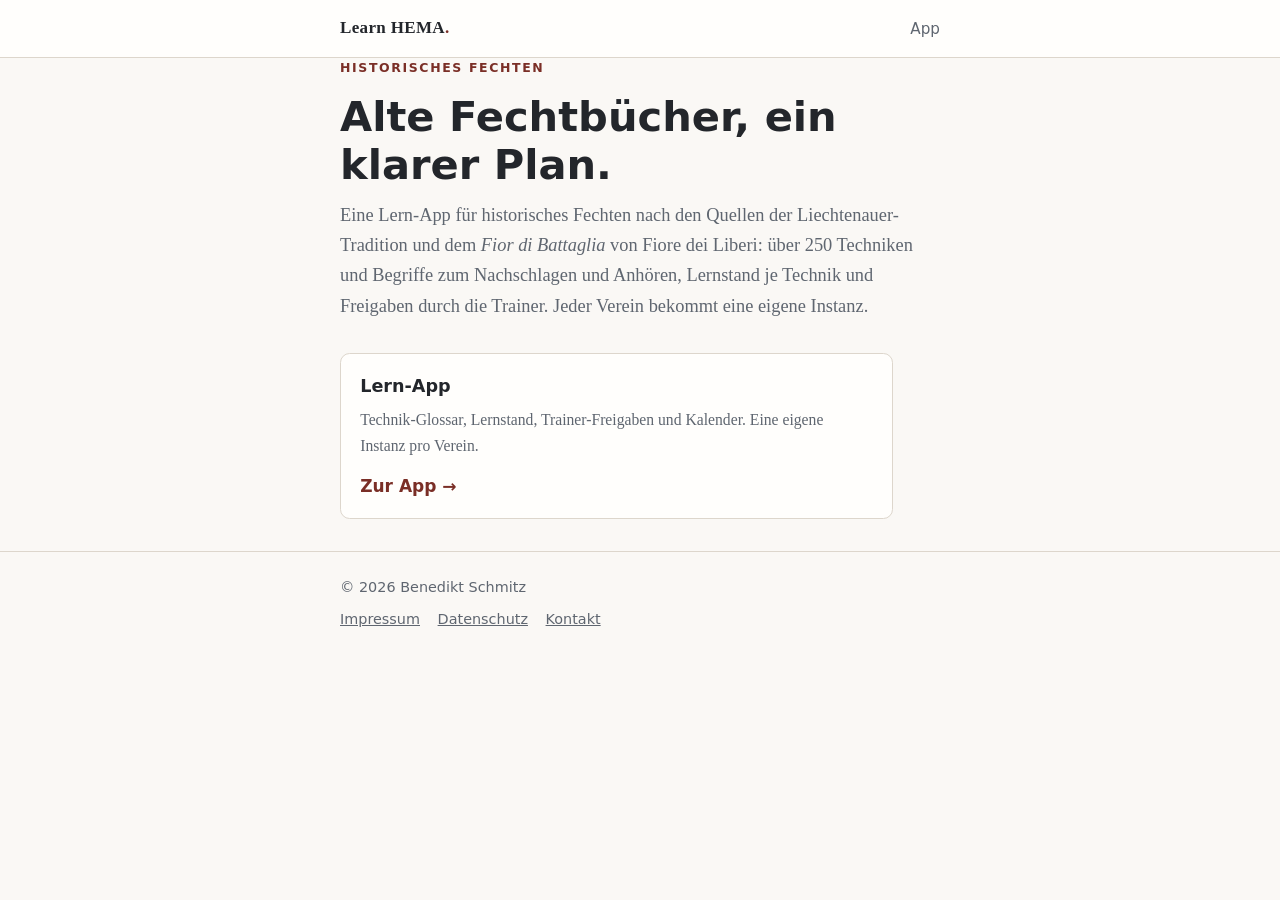
<file: public/index.html>
<!doctype html>
<html lang="de">
<head>
<meta charset="utf-8">
<meta name="viewport" content="width=device-width, initial-scale=1">
<title>Learn HEMA – Historisches Fechten</title>
<meta name="description" content="Historisches Fechten nach Liechtenauer und Fiore dei Liberi: eine Lern-App für Vereine mit Technik-Glossar, Lernstand und Trainer-Freigaben.">
<meta name="theme-color" content="#1b1f24">
<link rel="stylesheet" href="style.css">
</head>
<body>
<header class="site-header">
  <div class="wrap">
    <a class="brand" href="index.html">Learn HEMA<span>.</span></a>
    <nav aria-label="Hauptnavigation">
      <ul>
        <li><a href="app.html">App</a></li>
      </ul>
    </nav>
  </div>
</header>

<main class="wrap">
  <p class="kicker">Historisches Fechten</p>
  <h1>Alte Fechtbücher, ein klarer Plan.</h1>
  <p class="lede">
    Eine Lern-App für historisches Fechten nach den Quellen der Liechtenauer-Tradition und dem
    <em>Fior di Battaglia</em> von Fiore dei Liberi: über 250 Techniken und Begriffe zum Nachschlagen
    und Anhören, Lernstand je Technik und Freigaben durch die Trainer. Jeder Verein bekommt eine
    eigene Instanz.
  </p>

  <ul class="cards">
    <li>
      <h2>Lern-App</h2>
      <p>Technik-Glossar, Lernstand, Trainer-Freigaben und Kalender. Eine eigene Instanz pro Verein.</p>
      <a href="app.html">Zur App →</a>
    </li>
  </ul>

</main>

<footer class="site-footer">
  <div class="wrap">
    <div>© <span id="jahr">2026</span> Benedikt Schmitz</div>
    <ul>
      <li><a href="impressum.html">Impressum</a></li>
      <li><a href="datenschutz.html">Datenschutz</a></li>
      <li><a href="mailto:learn-hema@mailbox.org">Kontakt</a></li>
    </ul>
  </div>
</footer>
</body>
</html>
</file>
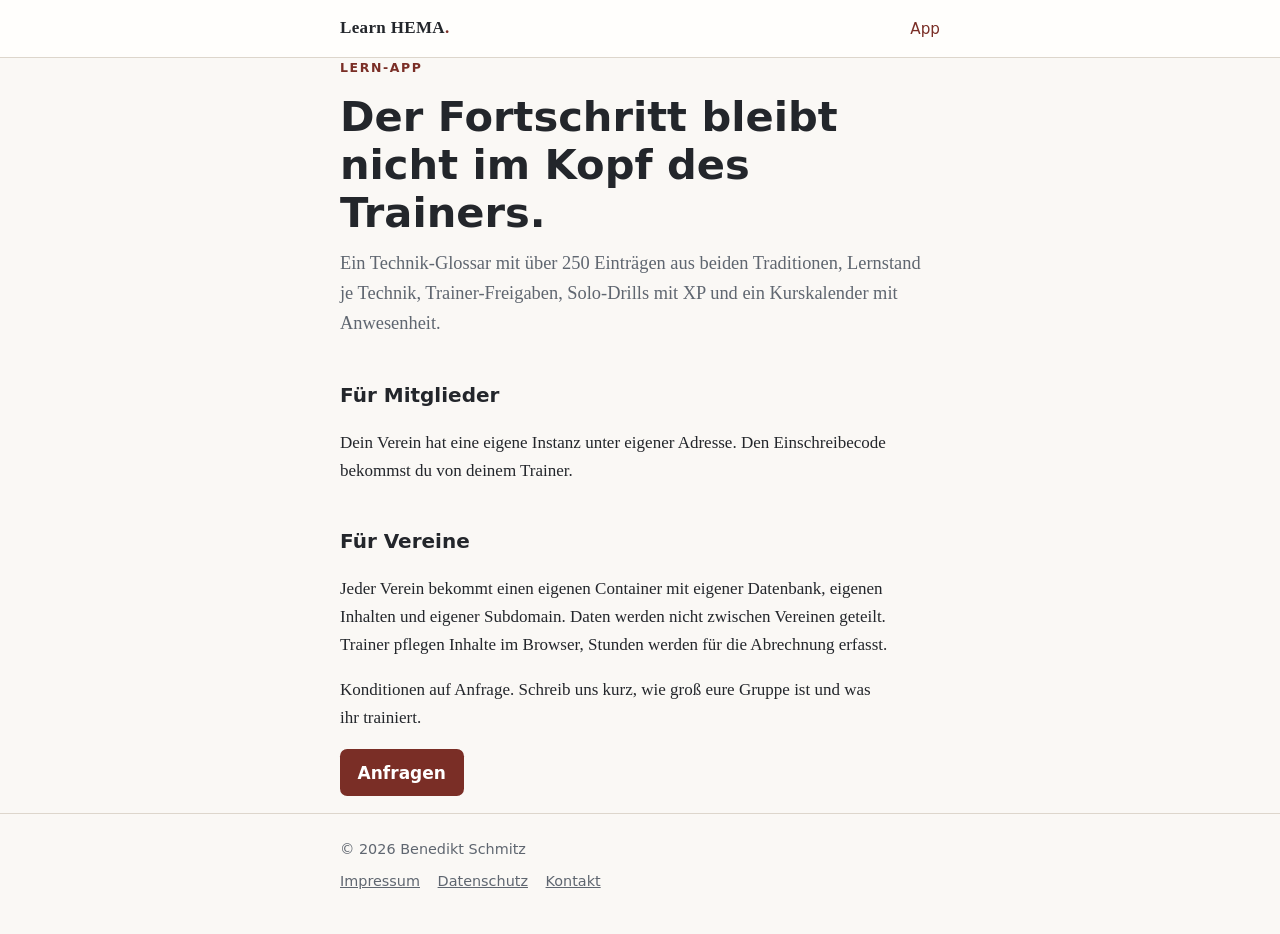
<file: public/app.html>
<!doctype html>
<html lang="de">
<head>
<meta charset="utf-8">
<meta name="viewport" content="width=device-width, initial-scale=1">
<title>Lern-App – Learn HEMA</title>
<meta name="description" content="Lern-App für historisches Fechten: Technik-Glossar, Lernstand, Trainer-Freigaben, Kalender. Eine Instanz pro Verein.">
<meta name="theme-color" content="#1b1f24">
<link rel="stylesheet" href="style.css">
</head>
<body>
<header class="site-header">
  <div class="wrap">
    <a class="brand" href="index.html">Learn HEMA<span>.</span></a>
    <nav aria-label="Hauptnavigation">
      <ul>
        <li><a href="app.html" aria-current="page">App</a></li>
      </ul>
    </nav>
  </div>
</header>

<main class="wrap">
  <p class="kicker">Lern-App</p>
  <h1>Der Fortschritt bleibt nicht im Kopf des Trainers.</h1>
  <p class="lede">
    Ein Technik-Glossar mit über 250 Einträgen aus beiden Traditionen, Lernstand je Technik,
    Trainer-Freigaben, Solo-Drills mit XP und ein Kurskalender mit Anwesenheit.
  </p>

  <h2>Für Mitglieder</h2>
  <p>Dein Verein hat eine eigene Instanz unter eigener Adresse. Den Einschreibecode bekommst du von deinem Trainer.</p>
  <!-- VEREINE: Liste erst einblenden, wenn ein Verein der Nennung zugestimmt hat.
  <ul>
    <li><a href="https://VEREIN.learn-hema.de">Vereinsname</a></li>
  </ul>
  -->

  <h2>Für Vereine</h2>
  <p>
    Jeder Verein bekommt einen eigenen Container mit eigener Datenbank, eigenen Inhalten und
    eigener Subdomain. Daten werden nicht zwischen Vereinen geteilt. Trainer pflegen Inhalte im
    Browser, Stunden werden für die Abrechnung erfasst.
  </p>
  <p>Konditionen auf Anfrage. Schreib uns kurz, wie groß eure Gruppe ist und was ihr trainiert.</p>
  <p><a class="btn" href="mailto:learn-hema@mailbox.org?subject=Lern-App%20für%20unseren%20Verein">Anfragen</a></p>
</main>

<footer class="site-footer">
  <div class="wrap">
    <div>© 2026 Benedikt Schmitz</div>
    <ul>
      <li><a href="impressum.html">Impressum</a></li>
      <li><a href="datenschutz.html">Datenschutz</a></li>
      <li><a href="mailto:learn-hema@mailbox.org">Kontakt</a></li>
    </ul>
  </div>
</footer>
</body>
</html>
</file>
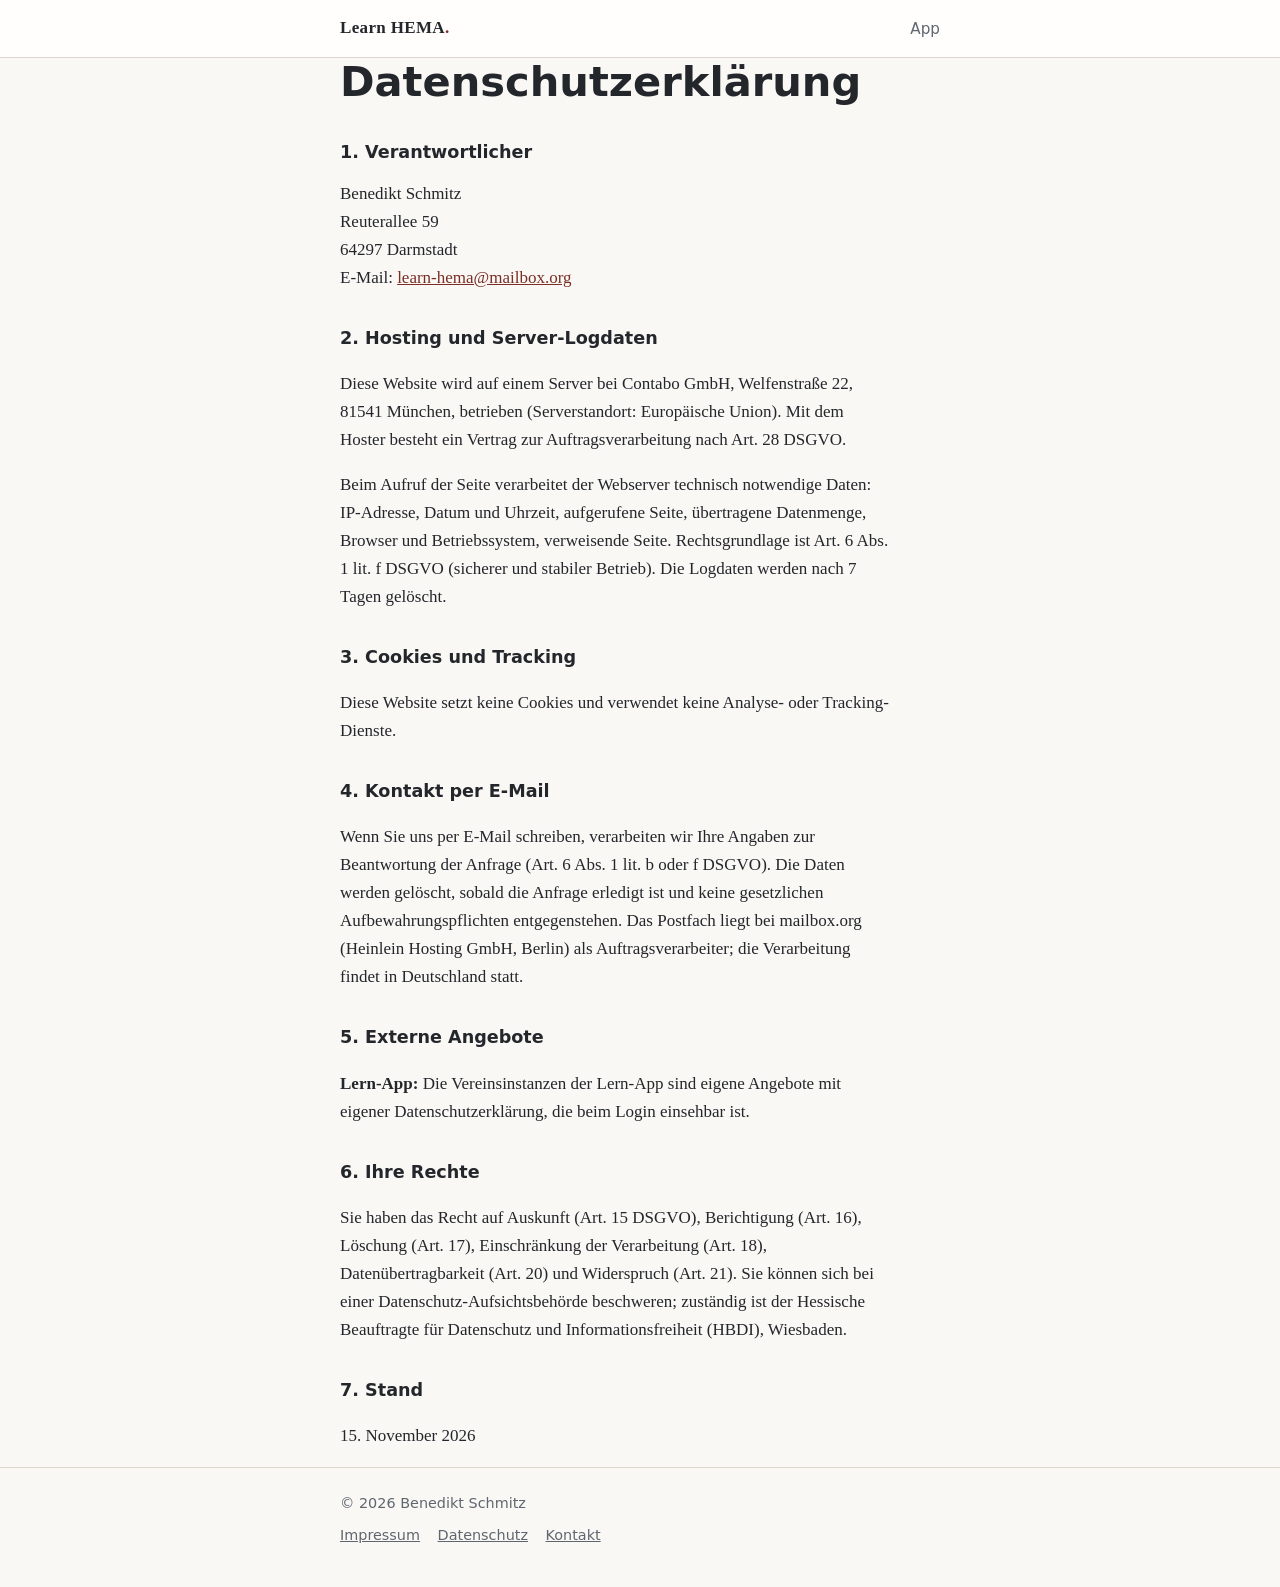
<file: public/datenschutz.html>
<!doctype html>
<html lang="de">
<head>
<meta charset="utf-8">
<meta name="viewport" content="width=device-width, initial-scale=1">
<title>Datenschutz – Learn HEMA</title>
<meta name="robots" content="noindex">
<link rel="stylesheet" href="style.css">
</head>
<body>
<header class="site-header">
  <div class="wrap">
    <a class="brand" href="index.html">Learn HEMA<span>.</span></a>
    <nav aria-label="Hauptnavigation">
      <ul>
        <li><a href="app.html">App</a></li>
      </ul>
    </nav>
  </div>
</header>

<main class="wrap legal">
  <h1>Datenschutzerklärung</h1>

  <h2>1. Verantwortlicher</h2>
  <address>
    Benedikt Schmitz<br>
    Reuterallee 59<br>
    64297 Darmstadt<br>
    E-Mail: <a href="mailto:learn-hema@mailbox.org">learn-hema@mailbox.org</a>
  </address>

  <h2>2. Hosting und Server-Logdaten</h2>
  <p>
    Diese Website wird auf einem Server bei Contabo GmbH, Welfenstraße 22, 81541 München, betrieben
    (Serverstandort: Europäische Union). Mit dem Hoster besteht ein Vertrag zur Auftragsverarbeitung
    nach Art. 28 DSGVO.
  </p>
  <p>
    Beim Aufruf der Seite verarbeitet der Webserver technisch notwendige Daten: IP-Adresse,
    Datum und Uhrzeit, aufgerufene Seite, übertragene Datenmenge, Browser und Betriebssystem,
    verweisende Seite. Rechtsgrundlage ist Art. 6 Abs. 1 lit. f DSGVO (sicherer und stabiler
    Betrieb). Die Logdaten werden nach 7 Tagen gelöscht.
  </p>

  <h2>3. Cookies und Tracking</h2>
  <p>Diese Website setzt keine Cookies und verwendet keine Analyse- oder Tracking-Dienste.</p>

  <h2>4. Kontakt per E-Mail</h2>
  <p>
    Wenn Sie uns per E-Mail schreiben, verarbeiten wir Ihre Angaben zur Beantwortung der Anfrage
    (Art. 6 Abs. 1 lit. b oder f DSGVO). Die Daten werden gelöscht, sobald die Anfrage erledigt
    ist und keine gesetzlichen Aufbewahrungspflichten entgegenstehen. Das Postfach liegt bei
    mailbox.org (Heinlein Hosting GmbH, Berlin) als Auftragsverarbeiter; die Verarbeitung findet
    in Deutschland statt.
  </p>

  <h2>5. Externe Angebote</h2>
  <!-- SHOP: einblenden, sobald der Shop läuft.
  <p>
    <strong>Shop:</strong> Der verlinkte Shop unter shop.learn-hema.de wird von der sprd.net AG,
    Gießerstraße 27, 04229 Leipzig, betrieben. Für die Datenverarbeitung dort ist die sprd.net AG
    verantwortlich; es gilt deren Datenschutzerklärung. Beim Klick auf den Link werden Daten
    erst an Spreadshirt übertragen, wenn Sie die Shop-Seite aufrufen.
  </p>
  -->
  <p>
    <strong>Lern-App:</strong> Die Vereinsinstanzen der Lern-App sind eigene Angebote mit eigener
    Datenschutzerklärung, die beim Login einsehbar ist.
  </p>
  <!-- KURSE: einblenden, wenn die Kurse wieder auf der Seite sind.
  <p>
    <strong>Kursunterlagen:</strong> Das Liechtenauer-Curriculum liegt auf GitHub Pages
    (GitHub Inc., USA). Beim Aufruf dieses Links gilt die Datenschutzerklärung von GitHub.
  </p>
  -->

  <h2>6. Ihre Rechte</h2>
  <p>
    Sie haben das Recht auf Auskunft (Art. 15 DSGVO), Berichtigung (Art. 16), Löschung (Art. 17),
    Einschränkung der Verarbeitung (Art. 18), Datenübertragbarkeit (Art. 20) und Widerspruch
    (Art. 21). Sie können sich bei einer Datenschutz-Aufsichtsbehörde beschweren; zuständig ist
    der Hessische Beauftragte für Datenschutz und Informationsfreiheit (HBDI), Wiesbaden.
  </p>

  <h2>7. Stand</h2>
  <p>15. November 2026</p>
</main>

<footer class="site-footer">
  <div class="wrap">
    <div>© 2026 Benedikt Schmitz</div>
    <ul>
      <li><a href="impressum.html">Impressum</a></li>
      <li><a href="datenschutz.html" aria-current="page">Datenschutz</a></li>
      <li><a href="mailto:learn-hema@mailbox.org">Kontakt</a></li>
    </ul>
  </div>
</footer>
</body>
</html>
</file>
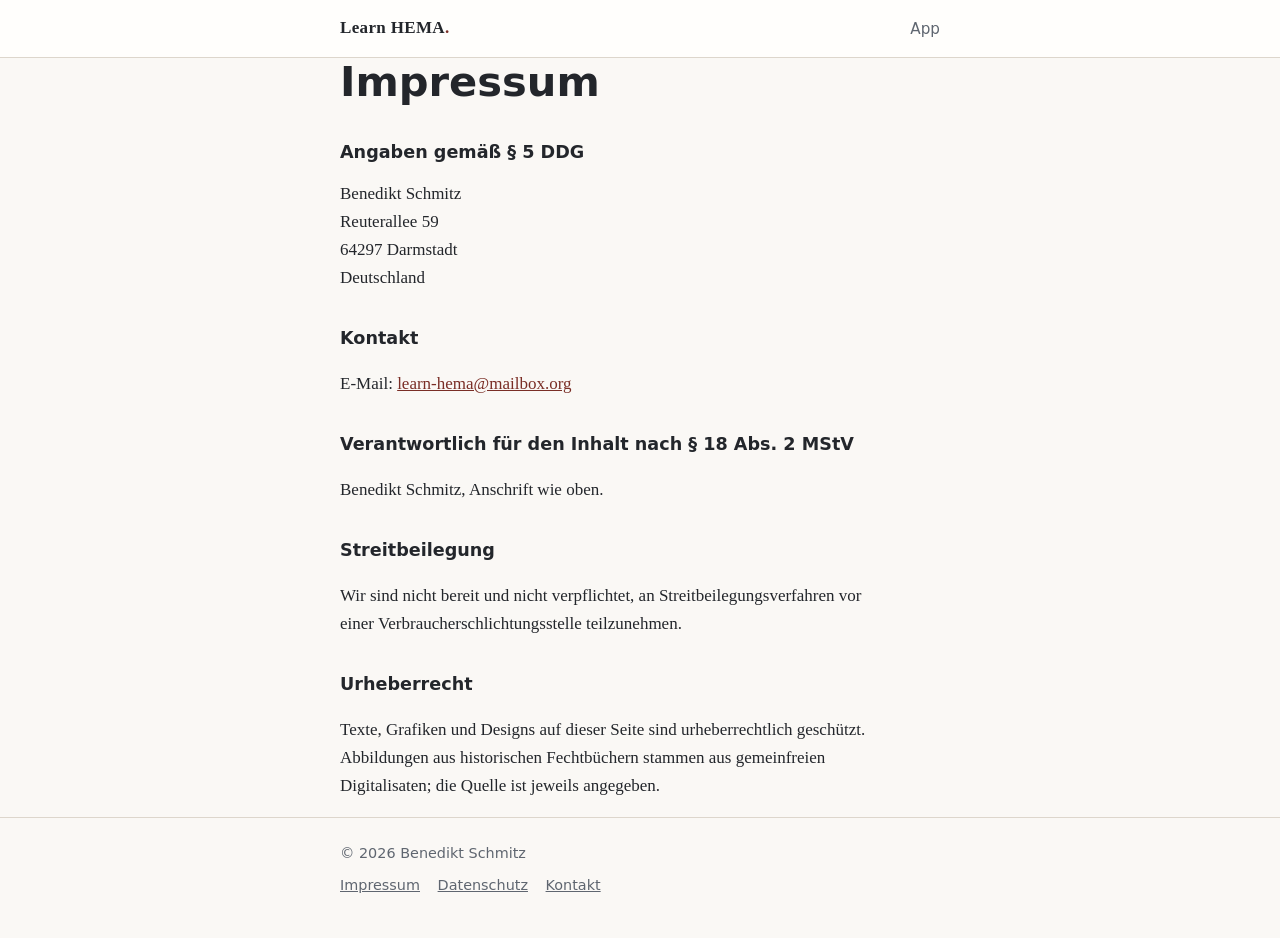
<file: public/impressum.html>
<!doctype html>
<html lang="de">
<head>
<meta charset="utf-8">
<meta name="viewport" content="width=device-width, initial-scale=1">
<title>Impressum – Learn HEMA</title>
<meta name="robots" content="noindex">
<link rel="stylesheet" href="style.css">
</head>
<body>
<header class="site-header">
  <div class="wrap">
    <a class="brand" href="index.html">Learn HEMA<span>.</span></a>
    <nav aria-label="Hauptnavigation">
      <ul>
        <li><a href="app.html">App</a></li>
      </ul>
    </nav>
  </div>
</header>

<main class="wrap legal">
  <h1>Impressum</h1>

  <h2>Angaben gemäß § 5 DDG</h2>
  <address>
    Benedikt Schmitz<br>
    Reuterallee 59<br>
    64297 Darmstadt<br>
    Deutschland
  </address>

  <h2>Kontakt</h2>
  <p>
    E-Mail: <a href="mailto:learn-hema@mailbox.org">learn-hema@mailbox.org</a>
  </p>

  <!-- SHOP: einblenden, sobald der Shop läuft (Gewerbe angemeldet).
  <h2>Umsatzsteuer</h2>
  <p>Kleinunternehmer im Sinne von § 19 UStG; es wird keine Umsatzsteuer ausgewiesen.</p>
  
  -->

  <h2>Verantwortlich für den Inhalt nach § 18 Abs. 2 MStV</h2>
  <p>Benedikt Schmitz, Anschrift wie oben.</p>

  <!-- SHOP: einblenden, sobald der Shop läuft.
  <h2>Shop</h2>
  <p>
    Der unter <a href="https://shop.learn-hema.de">shop.learn-hema.de</a> erreichbare Shop wird von der
    sprd.net AG, Gießerstraße 27, 04229 Leipzig, betrieben. Verkäufer der dort angebotenen Produkte
    ist die sprd.net AG; deren Impressum, AGB und Widerrufsbelehrung gelten für alle Bestellungen.
    Benedikt Schmitz stellt die Designs zur Verfügung.
  </p>
  -->

  <h2>Streitbeilegung</h2>
  <p>
    Wir sind nicht bereit und nicht verpflichtet, an Streitbeilegungsverfahren vor einer
    Verbraucherschlichtungsstelle teilzunehmen.
  </p>

  <h2>Urheberrecht</h2>
  <p>
    Texte, Grafiken und Designs auf dieser Seite sind urheberrechtlich geschützt. Abbildungen aus
    historischen Fechtbüchern stammen aus gemeinfreien Digitalisaten; die Quelle ist jeweils angegeben.
  </p>
</main>

<footer class="site-footer">
  <div class="wrap">
    <div>© 2026 Benedikt Schmitz</div>
    <ul>
      <li><a href="impressum.html" aria-current="page">Impressum</a></li>
      <li><a href="datenschutz.html">Datenschutz</a></li>
      <li><a href="mailto:learn-hema@mailbox.org">Kontakt</a></li>
    </ul>
  </div>
</footer>
</body>
</html>
</file>
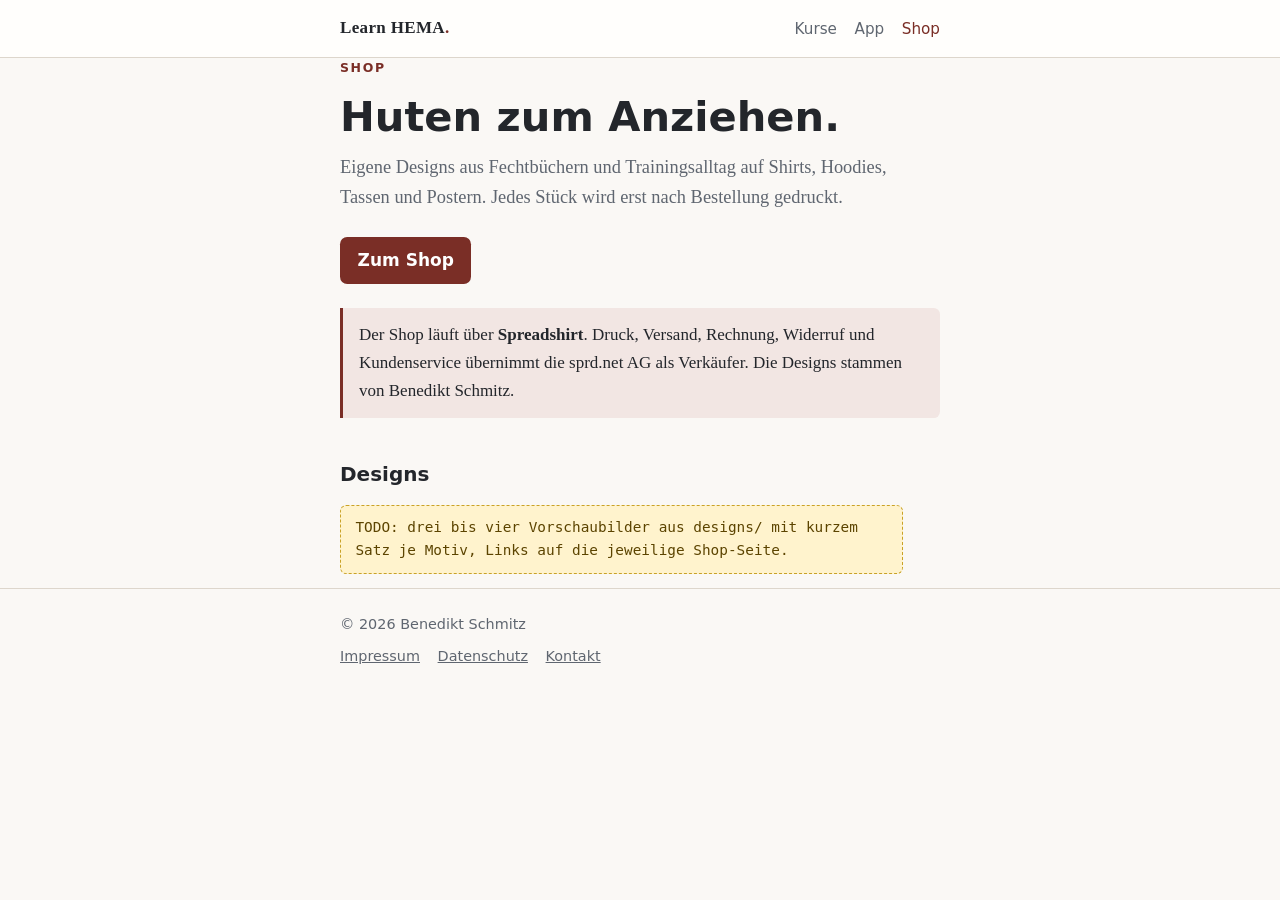
<file: public/shop.html>
<!doctype html>
<html lang="de">
<head>
<meta charset="utf-8">
<meta name="viewport" content="width=device-width, initial-scale=1">
<title>Shop – Learn HEMA</title>
<meta name="description" content="Shirts, Hoodies und Poster mit eigenen Designs rund um historisches Fechten. Druck und Versand über Spreadshirt.">
<meta name="theme-color" content="#1b1f24">
<link rel="stylesheet" href="style.css">
</head>
<body>
<header class="site-header">
  <div class="wrap">
    <a class="brand" href="index.html">Learn HEMA<span>.</span></a>
    <nav aria-label="Hauptnavigation">
      <ul>
        <li><a href="kurse.html">Kurse</a></li>
        <li><a href="app.html">App</a></li>
        <li><a href="shop.html" aria-current="page">Shop</a></li>
      </ul>
    </nav>
  </div>
</header>

<main class="wrap">
  <p class="kicker">Shop</p>
  <h1>Huten zum Anziehen.</h1>
  <p class="lede">
    Eigene Designs aus Fechtbüchern und Trainingsalltag auf Shirts, Hoodies, Tassen und Postern.
    Jedes Stück wird erst nach Bestellung gedruckt.
  </p>

  <p><a class="btn" href="https://shop.learn-hema.de">Zum Shop</a></p>

  <div class="note">
    Der Shop läuft über <strong>Spreadshirt</strong>. Druck, Versand, Rechnung, Widerruf und
    Kundenservice übernimmt die sprd.net AG als Verkäufer. Die Designs stammen von
    Benedikt Schmitz.
  </div>

  <h2>Designs</h2>
  <p class="todo">TODO: drei bis vier Vorschaubilder aus designs/ mit kurzem Satz je Motiv, Links auf die jeweilige Shop-Seite.</p>
</main>

<footer class="site-footer">
  <div class="wrap">
    <div>© 2026 Benedikt Schmitz</div>
    <ul>
      <li><a href="impressum.html">Impressum</a></li>
      <li><a href="datenschutz.html">Datenschutz</a></li>
      <li><a href="mailto:learn-hema@mailbox.org">Kontakt</a></li>
    </ul>
  </div>
</footer>
</body>
</html>
</file>
<file: public/style.css>
/* Gemeinsames Stylesheet der Homepage. Farben und Schriften entsprechen kurs-fiore/website/,
   damit Kursseite und Homepage zusammengehören. Kein Framework, keine externen Schriften. */
:root {
  --bg: #faf8f5;
  --surface: #fffefc;
  --line: #ddd6cc;
  --text: #23262b;
  --muted: #5f6670;
  --accent: #7a2e26;
  --accent-soft: #f2e6e3;
  --on-accent: #ffffff;
  --measure: 40rem;
}
@media (prefers-color-scheme: dark) {
  :root {
    --bg: #16181c;
    --surface: #1d2026;
    --line: #333840;
    --text: #e9e6e1;
    --muted: #a2a8b2;
    --accent: #d78a7c;
    --accent-soft: #2c2320;
    --on-accent: #16181c;
  }
}
*, *::before, *::after { box-sizing: border-box; }
html { -webkit-text-size-adjust: 100%; }
body {
  margin: 0;
  background: var(--bg);
  color: var(--text);
  font-family: ui-serif, Georgia, "Iowan Old Style", "Palatino Linotype", serif;
  font-size: 1.0625rem;
  line-height: 1.65;
}
.wrap { max-width: var(--measure); margin: 0 auto; padding: 0 1.25rem; }
h1, h2, h3, nav, footer, .kicker, .cards a, .cta, .btn {
  font-family: ui-sans-serif, system-ui, -apple-system, "Segoe UI", Roboto, Helvetica, Arial, sans-serif;
}

/* Kopf und Navigation */
.site-header { border-bottom: 1px solid var(--line); background: var(--surface); }
.site-header .wrap { display: flex; align-items: center; justify-content: space-between; gap: 1rem; flex-wrap: wrap; padding-top: .9rem; padding-bottom: .9rem; }
.brand { font-weight: 700; text-decoration: none; color: var(--text); letter-spacing: .02em; }
.brand span { color: var(--accent); }
nav ul { list-style: none; margin: 0; padding: 0; display: flex; gap: 1.1rem; flex-wrap: wrap; }
nav a { text-decoration: none; color: var(--muted); font-size: .95rem; }
nav a[aria-current="page"], nav a:hover { color: var(--accent); }

/* Inhalt */
main { padding: 2.5rem 0 3rem; }
.kicker { font-size: .78rem; letter-spacing: .13em; text-transform: uppercase; color: var(--accent); font-weight: 600; margin: 0 0 .9rem; }
h1 { font-size: clamp(1.9rem, 6vw, 2.6rem); line-height: 1.15; margin: 0 0 .7rem; font-weight: 600; }
h2 { font-size: 1.25rem; font-weight: 600; margin: 2.5rem 0 .8rem; }
h3 { font-size: 1.05rem; font-weight: 600; margin: 1.6rem 0 .4rem; }
.lede { font-size: 1.15rem; color: var(--muted); margin: 0 0 1.5rem; }
a { color: var(--accent); }
p, li { max-width: 65ch; }
hr { border: 0; border-top: 1px solid var(--line); margin: 2.5rem 0; }

/* Drei Einstiege auf der Startseite */
.cards { display: grid; gap: 1rem; grid-template-columns: repeat(auto-fit, minmax(14rem, 1fr)); margin: 2rem 0; padding: 0; list-style: none; }
.cards li { background: var(--surface); border: 1px solid var(--line); border-radius: .6rem; padding: 1.1rem 1.2rem; }
.cards h2 { margin: 0 0 .4rem; font-size: 1.1rem; }
.cards p { margin: 0 0 .8rem; color: var(--muted); font-size: .98rem; }
.cards a { font-weight: 600; text-decoration: none; }

/* Buttons */
.btn { display: inline-block; background: var(--accent); color: var(--on-accent); padding: .6rem 1.1rem; border-radius: .45rem; text-decoration: none; font-weight: 600; }
.btn:hover { filter: brightness(1.08); }
.btn.secondary { background: var(--accent-soft); color: var(--accent); }

/* Hinweiskästen */
.note { background: var(--accent-soft); border-left: 3px solid var(--accent); padding: .8rem 1rem; border-radius: 0 .4rem .4rem 0; margin: 1.5rem 0; }
.todo { background: #fff3cd; color: #5c4400; border: 1px dashed #c9a227; padding: .6rem .9rem; border-radius: .4rem; font-family: ui-monospace, monospace; font-size: .9rem; }
@media (prefers-color-scheme: dark) { .todo { background: #3a3014; color: #f1d98a; } }

/* Fuß */
.site-footer { border-top: 1px solid var(--line); padding: 1.5rem 0 2.5rem; color: var(--muted); font-size: .9rem; }
.site-footer ul { list-style: none; padding: 0; margin: .5rem 0 0; display: flex; gap: 1.1rem; flex-wrap: wrap; }
.site-footer a { color: var(--muted); }

/* Rechtstexte */
.legal h2 { font-size: 1.1rem; margin-top: 2rem; }
.legal address { font-style: normal; }
</file>
